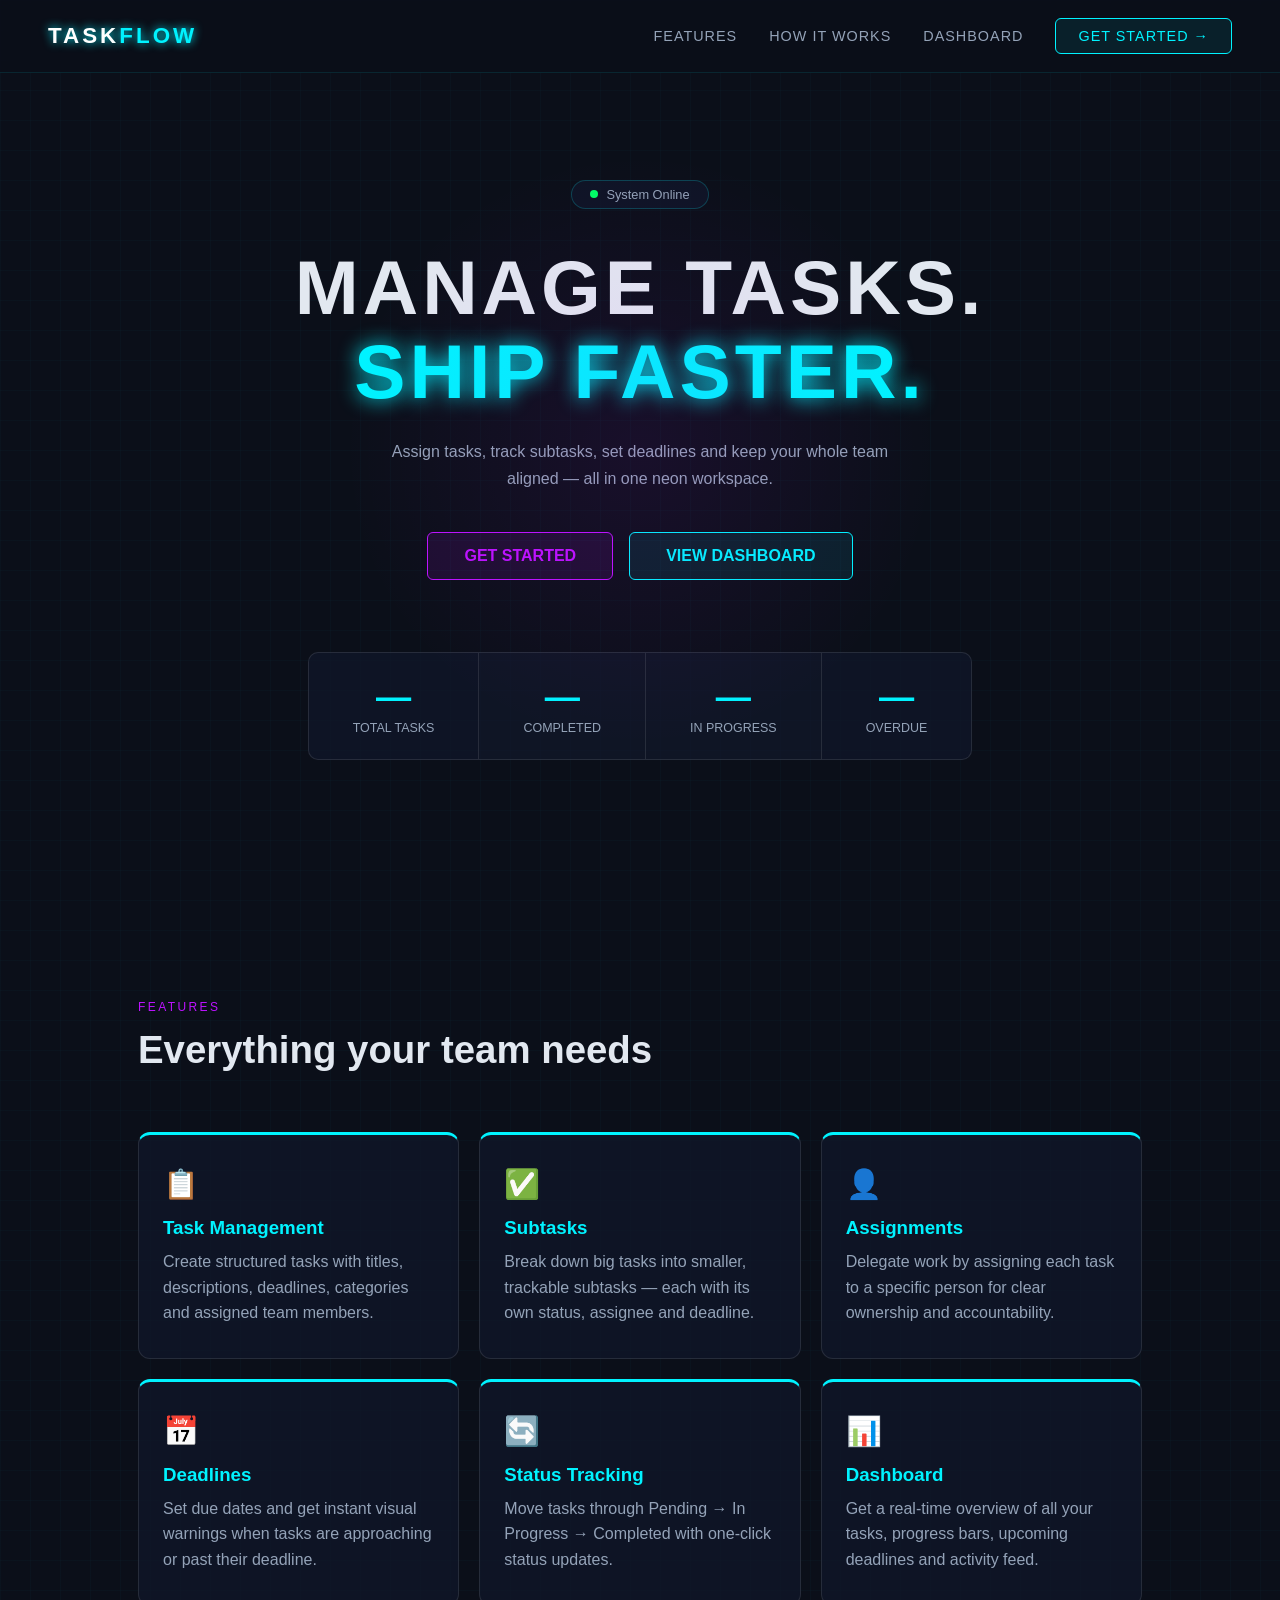
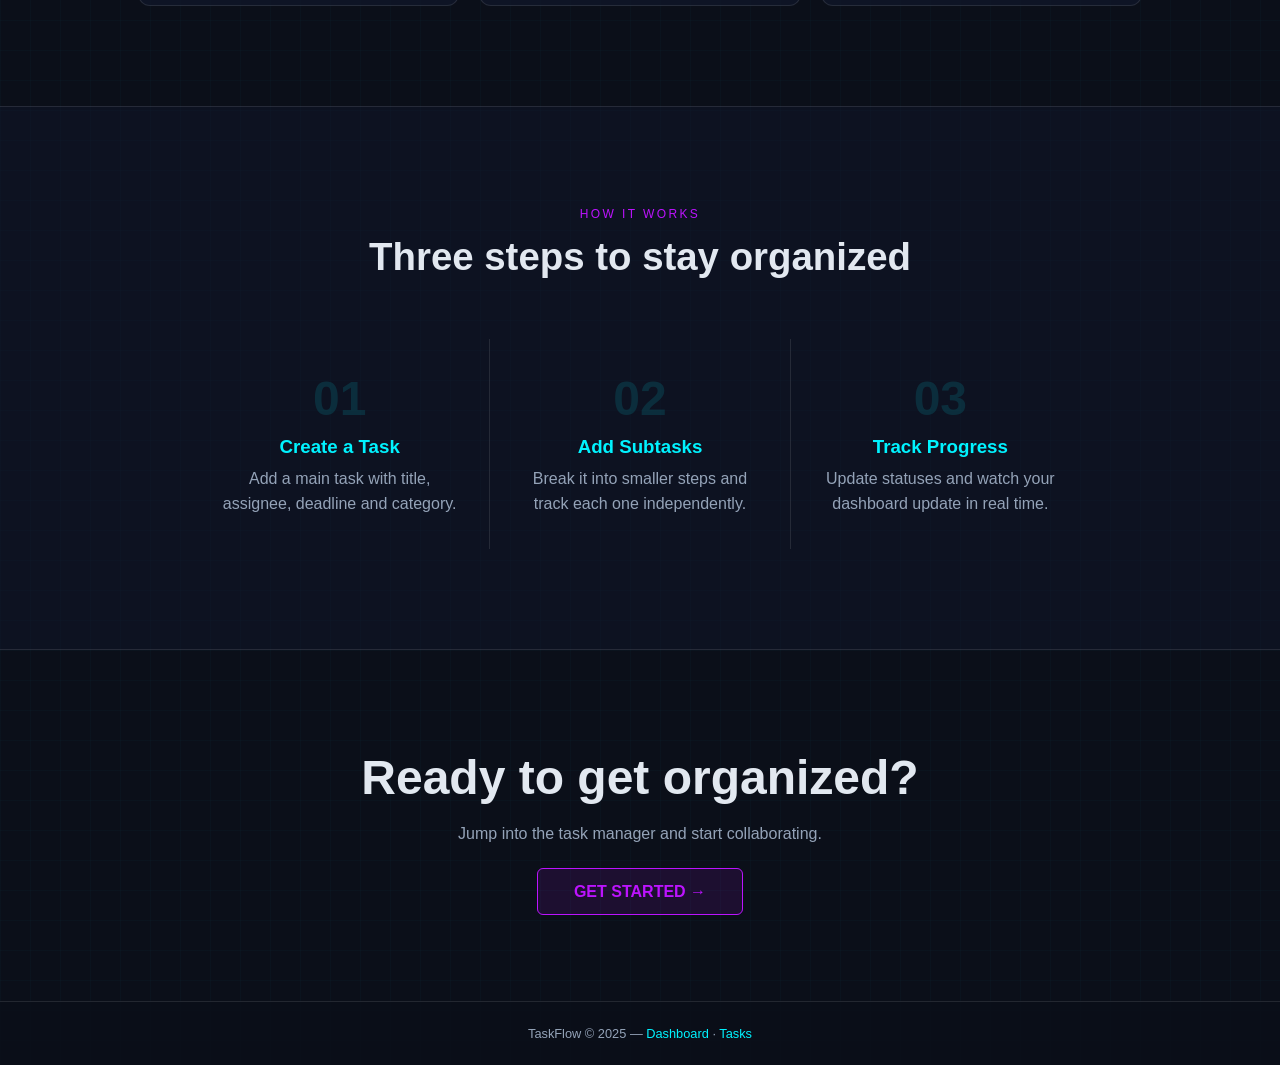
<file: SIA TASK MANAGER API/index.html>
<!DOCTYPE html>
<html lang="en">
<head>
  <meta charset="UTF-8"/>
  <meta name="viewport" content="width=device-width, initial-scale=1.0"/>
  <title>TaskFlow — Home</title>
  <link rel="stylesheet" href="css/style.css"/>
</head>
<body>

<nav>
  <a href="index.html" class="logo">Task<span>Flow</span></a>

  <div class="nav-links">
    <a href="#features">Features</a>
    <a href="#how">How It Works</a>
    <a href="dashboard.html">Dashboard</a>
    <a href="tasks.html" class="nav-btn">Get Started →</a>
  </div>
</nav>

<section class="hero">
  <div class="hero-badge">
    <span class="live-dot"></span>
    <span id="live-status">Connecting...</span>
  </div>

  <h1>
    Manage Tasks.<br/>
    <span>Ship Faster.</span>
  </h1>

  <p class="hero-sub">
    Assign tasks, track subtasks, set deadlines and keep your whole team aligned — all in one neon workspace.
  </p>

  <div class="hero-cta">
    <a href="index2.html" class="btn-primary">Get Started</a>
    <a href="dashboard.html" class="btn-secondary">View Dashboard</a>
  </div>

  <div class="stats-strip">
    <div class="stat-item">
      <div class="stat-num" id="s-total">—</div>
      <div class="stat-label">Total Tasks</div>
    </div>

    <div class="stat-item">
      <div class="stat-num" id="s-done">—</div>
      <div class="stat-label">Completed</div>
    </div>

    <div class="stat-item">
      <div class="stat-num" id="s-prog">—</div>
      <div class="stat-label">In Progress</div>
    </div>

    <div class="stat-item">
      <div class="stat-num" id="s-over">—</div>
      <div class="stat-label">Overdue</div>
    </div>
  </div>
</section>

<section class="section" id="features">
  <div class="section-label">Features</div>
  <div class="section-title">Everything your team needs</div>

  <div class="features-grid">

    <div class="feature-card">
      <div class="feature-icon">📋</div>
      <h3>Task Management</h3>
      <p>Create structured tasks with titles, descriptions, deadlines, categories and assigned team members.</p>
    </div>

    <div class="feature-card">
      <div class="feature-icon">✅</div>
      <h3>Subtasks</h3>
      <p>Break down big tasks into smaller, trackable subtasks — each with its own status, assignee and deadline.</p>
    </div>

    <div class="feature-card">
      <div class="feature-icon">👤</div>
      <h3>Assignments</h3>
      <p>Delegate work by assigning each task to a specific person for clear ownership and accountability.</p>
    </div>

    <div class="feature-card">
      <div class="feature-icon">📅</div>
      <h3>Deadlines</h3>
      <p>Set due dates and get instant visual warnings when tasks are approaching or past their deadline.</p>
    </div>

    <div class="feature-card">
      <div class="feature-icon">🔄</div>
      <h3>Status Tracking</h3>
      <p>Move tasks through Pending → In Progress → Completed with one-click status updates.</p>
    </div>

    <div class="feature-card">
      <div class="feature-icon">📊</div>
      <h3>Dashboard</h3>
      <p>Get a real-time overview of all your tasks, progress bars, upcoming deadlines and activity feed.</p>
    </div>

  </div>
</section>

<section class="how" id="how">
  <div class="section-label">How It Works</div>

  <div class="section-title" style="margin:0 auto 60px">
    Three steps to stay organized
  </div>

  <div class="steps">

    <div class="step">
      <div class="step-num">01</div>
      <h3>Create a Task</h3>
      <p>Add a main task with title, assignee, deadline and category.</p>
    </div>

    <div class="step">
      <div class="step-num">02</div>
      <h3>Add Subtasks</h3>
      <p>Break it into smaller steps and track each one independently.</p>
    </div>

    <div class="step">
      <div class="step-num">03</div>
      <h3>Track Progress</h3>
      <p>Update statuses and watch your dashboard update in real time.</p>
    </div>

  </div>
</section>

<section class="cta">
  <h2>Ready to get organized?</h2>

  <p>Jump into the task manager and start collaborating.</p>

  <a href="tasks.html" class="btn-primary">
    Get Started →
  </a>
</section>

<footer>
  <p>
    TaskFlow &copy; 2025 —
    <a href="dashboard.html">Dashboard</a> ·
    <a href="index2.html">Tasks</a>
  </p>
</footer>

<script src="js/script.js"></script>

</body>
</html>
</file>
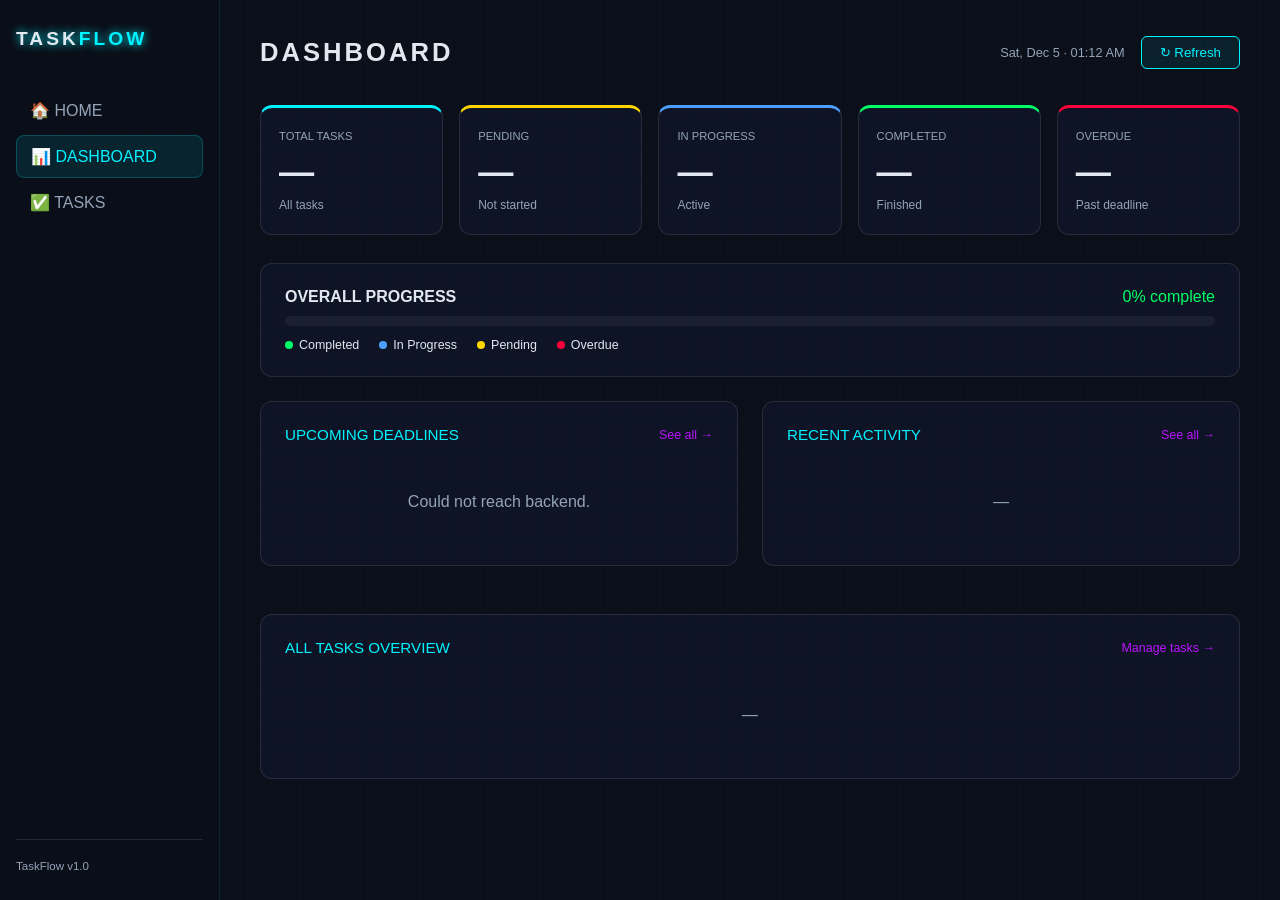
<file: SIA TASK MANAGER API/dashboard.html>
<!DOCTYPE html>
<html lang="en">
<head>
  <meta charset="UTF-8"/>
  <meta name="viewport" content="width=device-width, initial-scale=1.0"/>
  <title>Dashboard — TaskFlow</title>

  <link rel="stylesheet" href="css/dashboard.css"/>
</head>
<body>

<aside class="sidebar">

  <div class="sidebar-logo">
    Task<span>Flow</span>
  </div>

  <nav class="sidebar-nav">
    <a href="index.html" class="nav-item">🏠 Home</a>
    <a href="dashboard.html" class="nav-item active">📊 Dashboard</a>
    <a href="tasks.html" class="nav-item">✅ Tasks</a>
  </nav>

  <div class="sidebar-bottom">
    <p>TaskFlow v1.0</p>
  </div>

</aside>

<main class="main">

  <div class="topbar">

    <h1>Dashboard</h1>

    <div class="topbar-right">
      <span class="now-time" id="now-time"></span>
      <button class="refresh-btn" onclick="loadAll()">
        ↻ Refresh
      </button>
    </div>

  </div>

  <div class="stat-cards">

    <div class="stat-card total">
      <div class="label">Total Tasks</div>
      <div class="num" id="c-total">—</div>
      <div class="sub">All tasks</div>
    </div>

    <div class="stat-card pending">
      <div class="label">Pending</div>
      <div class="num" id="c-pending">—</div>
      <div class="sub">Not started</div>
    </div>

    <div class="stat-card inprogress">
      <div class="label">In Progress</div>
      <div class="num" id="c-progress">—</div>
      <div class="sub">Active</div>
    </div>

    <div class="stat-card done">
      <div class="label">Completed</div>
      <div class="num" id="c-done">—</div>
      <div class="sub">Finished</div>
    </div>

    <div class="stat-card overdue">
      <div class="label">Overdue</div>
      <div class="num" id="c-overdue">—</div>
      <div class="sub">Past deadline</div>
    </div>

  </div>

  <div class="panel">

    <div class="bar-label">
      <span class="overall-text">Overall Progress</span>
      <span id="pct-text" class="pct-text">0% complete</span>
    </div>

    <div class="progress-track">
      <div class="bar-seg done" id="bar-done"></div>
      <div class="bar-seg prog" id="bar-prog"></div>
      <div class="bar-seg pend" id="bar-pend"></div>
      <div class="bar-seg over" id="bar-over"></div>
    </div>

    <div class="bar-legend">

      <div class="legend-item">
        <div class="legend-dot green"></div>
        Completed
      </div>

      <div class="legend-item">
        <div class="legend-dot blue"></div>
        In Progress
      </div>

      <div class="legend-item">
        <div class="legend-dot yellow"></div>
        Pending
      </div>

      <div class="legend-item">
        <div class="legend-dot red"></div>
        Overdue
      </div>

    </div>

  </div>

  <div class="two-col">

    <div class="panel">

      <div class="panel-header">
        <div class="panel-title">Upcoming Deadlines</div>
        <a href="tasks.html" class="see-all">See all →</a>
      </div>

      <div id="deadlines-list">
        <div class="loading">Loading...</div>
      </div>

    </div>

    <div class="panel">

      <div class="panel-header">
        <div class="panel-title">Recent Activity</div>
        <a href="index2.html" class="see-all">See all →</a>
      </div>

      <div id="activity-list">
        <div class="loading">Loading...</div>
      </div>

    </div>

  </div>

  <div class="panel">

    <div class="panel-header">
      <div class="panel-title">All Tasks Overview</div>
      <a href="index2.html" class="see-all">Manage tasks →</a>
    </div>

    <div id="tasks-table">
      <div class="loading">Loading...</div>
    </div>

  </div>

</main>

<script src="js/dashboard.js"></script>

</body>
</html>
</file>
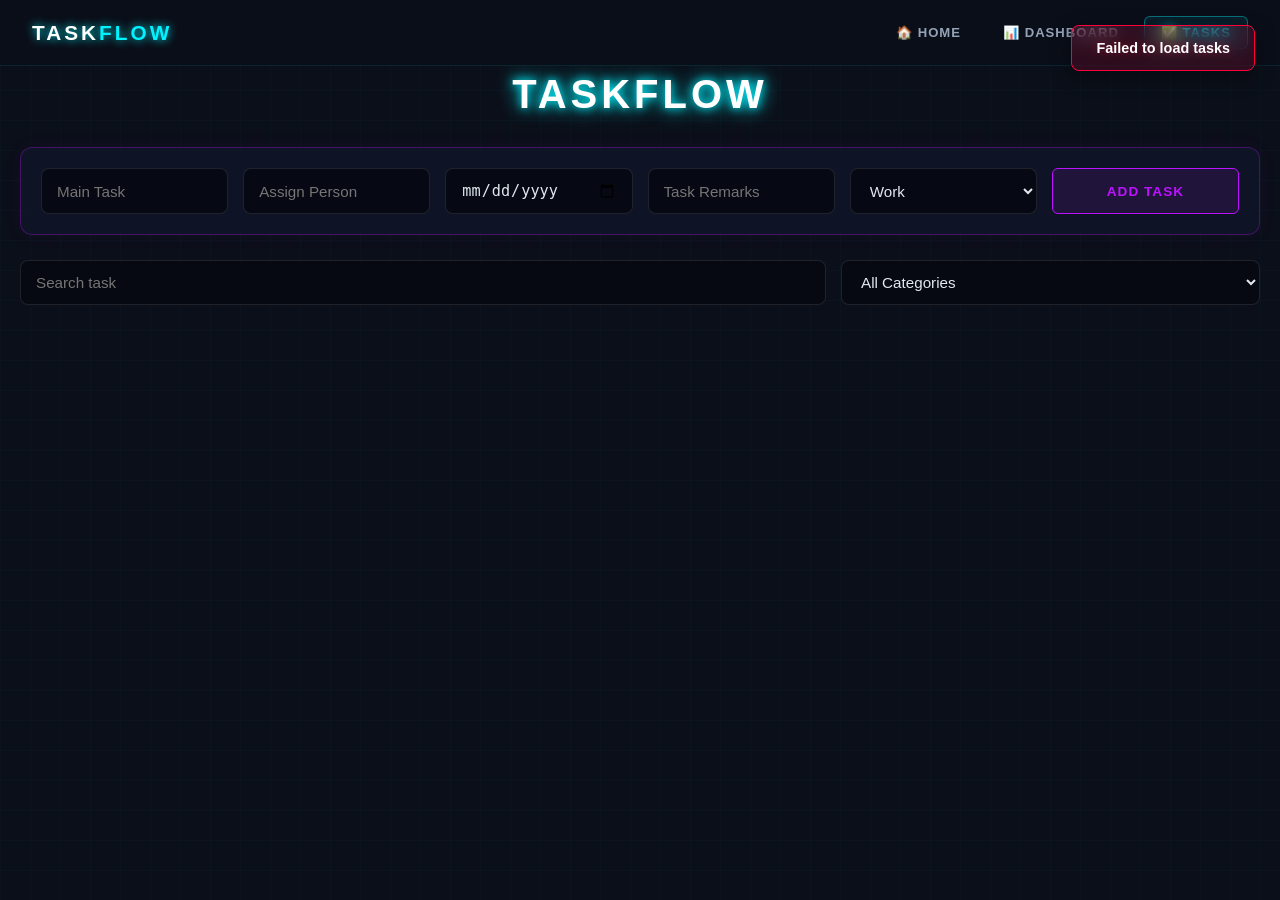
<file: SIA TASK MANAGER API/tasks.html>
<!DOCTYPE html>
<html lang="en">
<head>
  <meta charset="UTF-8">
  <meta name="viewport" content="width=device-width, initial-scale=1.0">
  <title>Tasks — TaskFlow</title>
  <link rel="stylesheet" href="css/tasks.css">
  <style>
    /* ── NAV ── */
    nav {
      position: fixed;
      top: 0; left: 0; right: 0;
      z-index: 100;
      display: flex;
      align-items: center;
      justify-content: space-between;
      padding: 16px 32px;
      background: rgba(11, 15, 25, 0.92);
      backdrop-filter: blur(12px);
      border-bottom: 1px solid rgba(0, 243, 255, 0.1);
    }

    .nav-logo {
      font-size: 1.3rem;
      font-weight: 800;
      letter-spacing: 3px;
      text-transform: uppercase;
      color: #fff;
      text-shadow: 0 0 10px #00f3ff;
      text-decoration: none;
    }

    .nav-logo span { color: #00f3ff; }

    .nav-links {
      display: flex;
      align-items: center;
      gap: 8px;
    }

    .nav-links a {
      color: #94a3b8;
      text-decoration: none;
      font-size: 0.82rem;
      font-weight: 600;
      text-transform: uppercase;
      letter-spacing: 1px;
      padding: 8px 16px;
      border-radius: 6px;
      border: 1px solid transparent;
      transition: all 0.2s ease;
    }

    .nav-links a:hover {
      color: #00f3ff;
      border-color: rgba(0, 243, 255, 0.3);
      background: rgba(0, 243, 255, 0.06);
    }

    .nav-links a.active {
      color: #00f3ff;
      border-color: rgba(0, 243, 255, 0.4);
      background: rgba(0, 243, 255, 0.08);
      text-shadow: 0 0 8px rgba(0, 243, 255, 0.4);
    }

    /* Push content below fixed nav */
    body { padding-top: 72px; }

    /* Mobile nav */
    .nav-toggle {
      display: none;
      background: none;
      border: 1px solid rgba(0, 243, 255, 0.3);
      color: #00f3ff;
      padding: 6px 12px;
      border-radius: 6px;
      cursor: pointer;
      font-size: 1rem;
    }

    @media (max-width: 640px) {
      .nav-toggle { display: block; }
      .nav-links {
        display: none;
        position: absolute;
        top: 60px; left: 0; right: 0;
        flex-direction: column;
        background: rgba(11, 15, 25, 0.98);
        border-bottom: 1px solid rgba(0, 243, 255, 0.1);
        padding: 12px 16px;
        gap: 4px;
      }
      .nav-links.open { display: flex; }
      .nav-links a { width: 100%; }
    }
  </style>
</head>
<body>

<!-- ── NAVIGATION ── -->
<nav>
  <a href="index.html" class="nav-logo">Task<span>Flow</span></a>

  <button class="nav-toggle" onclick="
    document.querySelector('.nav-links').classList.toggle('open')
  ">☰</button>

  <div class="nav-links">
    <a href="index.html">🏠 Home</a>
    <a href="dashboard.html">📊 Dashboard</a>
    <a href="index2.html" class="active">✅ Tasks</a>
  </div>
</nav>

<!-- ── MAIN CONTENT ── -->
<div class="container">
  <h1>TaskFlow</h1>

  <form id="taskForm">
    <input type="text" id="taskInput" placeholder="Main Task" required>
    <input type="text" id="assignedTo" placeholder="Assign Person">
    <input type="date" id="deadline">
    <input type="text" id="remarks" placeholder="Task Remarks">
    <select id="category">
      <option value="Work">Work</option>
      <option value="Personal">Personal</option>
      <option value="School">School</option>
    </select>
    <button type="submit">Add Task</button>
  </form>

  <div class="controls-group">
    <input type="text" id="searchInput" placeholder="Search task">
    <select id="filterCategory">
      <option value="all">All Categories</option>
      <option value="Work">Work</option>
      <option value="Personal">Personal</option>
      <option value="School">School</option>
    </select>
  </div>

  <p id="counter"></p>
  <p id="loading">Loading</p>
  <div id="notifications"></div>

  <!-- TASK LIST -->
  <ul id="taskList"></ul>
</div>

<!-- EDIT TASK MODAL -->
<div id="editModal" class="modal">
  <div class="modal-content">
    <h2>Edit Task</h2>
    <input type="text" id="editTitle" placeholder="Task Title">
    <input type="text" id="editAssignedTo" placeholder="Assign Person">
    <input type="date" id="editDeadline">
    <input type="text" id="editRemarks" placeholder="Remarks">
    <select id="editCategory">
      <option value="Work">Work</option>
      <option value="Personal">Personal</option>
      <option value="School">School</option>
    </select>
    <select id="editStatus">
      <option value="Pending">Pending</option>
      <option value="In Progress">In Progress</option>
      <option value="Completed">Completed</option>
    </select>
    <div class="modalButtons">
      <button id="saveEditBtn">Save</button>
      <button id="cancelEditBtn" class="deleteBtn">Cancel</button>
    </div>
  </div>
</div>

<!-- ADD SUBTASK MODAL -->
<div id="addSubtaskModal" class="modal">
  <div class="modal-content">
    <h2>Add Subtask</h2>
    <input type="text" id="subtaskTitle" placeholder="Subtask Title">
    <input type="text" id="subtaskAssignedTo" placeholder="Assign Person">
    <input type="date" id="subtaskDeadline">
    <input type="text" id="subtaskRemarks" placeholder="Remarks">
    <div class="modalButtons">
      <button id="saveSubtaskBtn">Save</button>
      <button id="cancelSubtaskBtn" class="deleteBtn">Cancel</button>
    </div>
  </div>
</div>

<!-- EDIT SUBTASK MODAL -->
<div id="editSubtaskModal" class="modal">
  <div class="modal-content">
    <h2>Edit Subtask</h2>
    <input type="text" id="editSubtaskTitle" placeholder="Subtask Title">
    <input type="text" id="editSubtaskAssignedTo" placeholder="Assign Person">
    <input type="date" id="editSubtaskDeadline">
    <input type="text" id="editSubtaskRemarks" placeholder="Remarks">
    <select id="editSubtaskStatus">
      <option value="Pending">Pending</option>
      <option value="In Progress">In Progress</option>
      <option value="Completed">Completed</option>
    </select>
    <div class="modalButtons">
      <button id="saveSubtaskEditBtn">Save</button>
      <button id="cancelSubtaskEditBtn" class="deleteBtn">Cancel</button>
    </div>
  </div>
</div>

<script src="js/tasks.js"></script>
</body>
</html>
</file>
<file: SIA TASK MANAGER API/css/style.css>
:root{
  --bg-dark:#0b0f19;
  --neon-cyan:#00f3ff;
  --neon-purple:#bc13fe;
  --neon-green:#00ff66;
  --neon-red:#ff003c;
  --text-main:#e2e8f0;
  --text-muted:#94a3b8;
  --glass-border:rgba(255,255,255,0.1);
  --bg-panel:rgba(16,23,42,0.75);
}

*{
  margin:0;
  padding:0;
  box-sizing:border-box;
}

body{
  background:var(--bg-dark);
  background-image:
  linear-gradient(rgba(0,243,255,.02) 1px,transparent 1px),
  linear-gradient(90deg,rgba(0,243,255,.02) 1px,transparent 1px);
  background-size:30px 30px;
  color:var(--text-main);
  font-family:'Segoe UI',sans-serif;
  min-height:100vh;
  overflow-x:hidden;
}

/* NAV */

nav{
  position:fixed;
  top:0;
  left:0;
  right:0;
  z-index:100;
  display:flex;
  align-items:center;
  justify-content:space-between;
  padding:18px 48px;
  background:rgba(11,15,25,.85);
  backdrop-filter:blur(12px);
  border-bottom:1px solid rgba(0,243,255,.1);
}

.logo{
  color:#fff;
  font-size:1.4rem;
  font-weight:800;
  letter-spacing:3px;
  text-transform:uppercase;
  text-decoration:none;
  text-shadow:0 0 10px var(--neon-cyan);
}

.logo span{
  color:var(--neon-cyan);
}

.nav-links{
  display:flex;
  align-items:center;
  gap:32px;
}

.nav-links a{
  color:var(--text-muted);
  text-decoration:none;
  font-size:.9rem;
  text-transform:uppercase;
  letter-spacing:1px;
  transition:.2s;
}

.nav-links a:hover{
  color:var(--neon-cyan);
}

.nav-btn{
  background:rgba(0,243,255,.08);
  border:1px solid var(--neon-cyan);
  color:var(--neon-cyan)!important;
  padding:9px 22px;
  border-radius:6px;
}

.nav-btn:hover{
  background:var(--neon-cyan);
  color:#050810!important;
  box-shadow:0 0 15px rgba(0,243,255,.4);
}

/* HERO */

.hero{
  min-height:100vh;
  display:flex;
  flex-direction:column;
  align-items:center;
  justify-content:center;
  text-align:center;
  padding:120px 48px 80px;
  position:relative;
}

.hero::before{
  content:'';
  position:absolute;
  width:600px;
  height:600px;
  border-radius:50%;
  background:radial-gradient(circle,rgba(188,19,254,.08) 0%,transparent 70%);
  top:50%;
  left:50%;
  transform:translate(-50%,-50%);
}

.hero-badge{
  display:flex;
  align-items:center;
  gap:8px;
  background:var(--bg-panel);
  border:1px solid rgba(0,243,255,.2);
  padding:6px 18px;
  border-radius:50px;
  font-size:.8rem;
  color:var(--text-muted);
  margin-bottom:36px;
}

.live-dot{
  width:8px;
  height:8px;
  border-radius:50%;
  background:var(--neon-green);
  animation:pulse 1.6s infinite;
}

@keyframes pulse{
  0%,100%{opacity:1}
  50%{opacity:.3}
}

h1{
  font-size:clamp(2.8rem,6vw,5rem);
  font-weight:800;
  text-transform:uppercase;
  line-height:1.1;
  letter-spacing:4px;
  max-width:800px;
}

h1 span{
  color:var(--neon-cyan);
  text-shadow:0 0 20px var(--neon-cyan);
}

.hero-sub{
  margin-top:24px;
  max-width:520px;
  line-height:1.7;
  color:var(--text-muted);
}

.hero-cta{
  display:flex;
  gap:16px;
  margin-top:40px;
  flex-wrap:wrap;
  justify-content:center;
}

.btn-primary,
.btn-secondary{
  padding:14px 36px;
  border-radius:6px;
  text-decoration:none;
  text-transform:uppercase;
  font-weight:600;
  transition:.25s;
}

.btn-primary{
  background:rgba(188,19,254,.1);
  border:1px solid var(--neon-purple);
  color:var(--neon-purple);
}

.btn-primary:hover{
  background:var(--neon-purple);
  color:#fff;
  box-shadow:0 0 20px rgba(188,19,254,.5);
}

.btn-secondary{
  background:rgba(0,243,255,.08);
  border:1px solid var(--neon-cyan);
  color:var(--neon-cyan);
}

.btn-secondary:hover{
  background:var(--neon-cyan);
  color:#050810;
}

/* STATS */

.stats-strip{
  display:flex;
  justify-content:center;
  flex-wrap:wrap;
  margin-top:72px;
}

.stat-item{
  padding:24px 44px;
  text-align:center;
  border:1px solid var(--glass-border);
  background:var(--bg-panel);
}

.stat-item:first-child{
  border-radius:10px 0 0 10px;
}

.stat-item:last-child{
  border-radius:0 10px 10px 0;
}

.stat-item:not(:first-child){
  border-left:none;
}

.stat-num{
  font-size:2.2rem;
  font-weight:800;
  color:var(--neon-cyan);
}

.stat-label{
  margin-top:4px;
  font-size:.78rem;
  text-transform:uppercase;
  color:var(--text-muted);
}

/* SECTION */

.section{
  padding:100px 48px;
  max-width:1100px;
  margin:auto;
}

.section-label{
  font-size:.75rem;
  letter-spacing:.2em;
  color:var(--neon-purple);
  text-transform:uppercase;
  margin-bottom:14px;
}

.section-title{
  font-size:clamp(1.8rem,3vw,2.6rem);
  font-weight:800;
  margin-bottom:60px;
}

.features-grid{
  display:grid;
  grid-template-columns:repeat(3,1fr);
  gap:20px;
}

.feature-card{
  background:var(--bg-panel);
  border:1px solid var(--glass-border);
  border-top:3px solid var(--neon-cyan);
  border-radius:12px;
  padding:32px 24px;
  transition:.25s;
}

.feature-card:hover{
  transform:translateY(-6px);
}

.feature-icon{
  font-size:1.8rem;
  margin-bottom:16px;
}

.feature-card h3{
  color:var(--neon-cyan);
  margin-bottom:10px;
}

.feature-card p{
  color:var(--text-muted);
  line-height:1.6;
}

/* HOW */

.how{
  background:rgba(16,23,42,.5);
  border-top:1px solid var(--glass-border);
  border-bottom:1px solid var(--glass-border);
  padding:100px 48px;
  text-align:center;
}

.steps{
  display:flex;
  max-width:900px;
  margin:auto;
}

.step{
  flex:1;
  padding:32px 24px;
  border-right:1px solid var(--glass-border);
}

.step:last-child{
  border:none;
}

.step-num{
  font-size:3rem;
  font-weight:800;
  color:rgba(0,243,255,.12);
}

.step h3{
  margin:10px 0 8px;
  color:var(--neon-cyan);
}

.step p{
  color:var(--text-muted);
  line-height:1.6;
}

/* CTA */

.cta{
  padding:100px 48px;
  text-align:center;
}

.cta h2{
  font-size:clamp(2rem,4vw,3rem);
  margin-bottom:20px;
}

.cta p{
  color:var(--text-muted);
  margin-bottom:40px;
}

/* FOOTER */

footer{
  background:rgba(11,15,25,.9);
  border-top:1px solid var(--glass-border);
  text-align:center;
  padding:24px 48px;
  font-size:.8rem;
  color:var(--text-muted);
}

footer a{
  color:var(--neon-cyan);
  text-decoration:none;
}

/* MOBILE */

@media(max-width:768px){

  nav{
    padding:16px 24px;
  }

  .nav-links{
    display:none;
  }

  .hero{
    padding:100px 24px 60px;
  }

  .stats-strip{
    flex-direction:column;
    align-items:center;
  }

  .stat-item{
    width:260px;
    border-radius:0!important;
    border-left:1px solid var(--glass-border)!important;
  }

  .stat-item:first-child{
    border-radius:10px 10px 0 0!important;
  }

  .stat-item:last-child{
    border-radius:0 0 10px 10px!important;
  }

  .features-grid{
    grid-template-columns:1fr;
  }

  .steps{
    flex-direction:column;
  }

  .step{
    border-right:none;
    border-bottom:1px solid var(--glass-border);
  }

  .section{
    padding:60px 24px;
  }

}
</file>
<file: SIA TASK MANAGER API/css/dashboard.css>
:root{
  --bg-dark:#0b0f19;
  --bg-panel:rgba(16,23,42,0.75);
  --neon-cyan:#00f3ff;
  --neon-purple:#bc13fe;
  --neon-green:#00ff66;
  --neon-red:#ff003c;
  --neon-yellow:#ffd700;
  --neon-blue:#0066ff;
  --text-main:#e2e8f0;
  --text-muted:#94a3b8;
  --glass-border:rgba(255,255,255,0.1);
  --sidebar-w:220px;
}

*{
  margin:0;
  padding:0;
  box-sizing:border-box;
}

body{
  background:var(--bg-dark);
  background-image:
  linear-gradient(rgba(0,243,255,.02) 1px,transparent 1px),
  linear-gradient(90deg,rgba(0,243,255,.02) 1px,transparent 1px);
  background-size:30px 30px;
  color:var(--text-main);
  font-family:'Segoe UI',sans-serif;
  display:flex;
  min-height:100vh;
}

/* SIDEBAR */

.sidebar{
  width:var(--sidebar-w);
  min-height:100vh;
  background:rgba(11,15,25,.95);
  border-right:1px solid rgba(0,243,255,.1);
  display:flex;
  flex-direction:column;
  padding:28px 16px;
  position:fixed;
  left:0;
  top:0;
  bottom:0;
}

.sidebar-logo{
  font-size:1.2rem;
  font-weight:800;
  letter-spacing:3px;
  text-transform:uppercase;
  margin-bottom:40px;
  text-shadow:0 0 10px var(--neon-cyan);
}

.sidebar-logo span{
  color:var(--neon-cyan);
}

.sidebar-nav{
  display:flex;
  flex-direction:column;
  gap:4px;
  flex:1;
}

.nav-item{
  display:flex;
  align-items:center;
  gap:10px;
  padding:11px 14px;
  border-radius:8px;
  text-decoration:none;
  text-transform:uppercase;
  color:var(--text-muted);
  transition:.2s;
}

.nav-item:hover{
  background:rgba(0,243,255,.06);
  color:var(--neon-cyan);
}

.nav-item.active{
  background:rgba(0,243,255,.1);
  color:var(--neon-cyan);
  border:1px solid rgba(0,243,255,.2);
}

.sidebar-bottom{
  padding-top:20px;
  border-top:1px solid var(--glass-border);
}

.sidebar-bottom p{
  font-size:.72rem;
  color:var(--text-muted);
}

/* MAIN */

.main{
  margin-left:var(--sidebar-w);
  flex:1;
  padding:36px 40px;
}

.topbar{
  display:flex;
  align-items:center;
  justify-content:space-between;
  margin-bottom:36px;
}

.topbar h1{
  font-size:1.6rem;
  font-weight:800;
  text-transform:uppercase;
  letter-spacing:3px;
}

.topbar-right{
  display:flex;
  align-items:center;
  gap:16px;
}

.now-time{
  font-size:.8rem;
  color:var(--text-muted);
}

.refresh-btn{
  background:rgba(0,243,255,.08);
  border:1px solid var(--neon-cyan);
  color:var(--neon-cyan);
  padding:8px 18px;
  border-radius:6px;
  cursor:pointer;
  transition:.2s;
}

.refresh-btn:hover{
  background:var(--neon-cyan);
  color:#050810;
}

/* STAT CARDS */

.stat-cards{
  display:grid;
  grid-template-columns:repeat(5,1fr);
  gap:16px;
  margin-bottom:28px;
}

.stat-card{
  background:var(--bg-panel);
  border:1px solid var(--glass-border);
  border-top:3px solid transparent;
  border-radius:12px;
  padding:22px 18px;
}

.stat-card.total{
  border-top-color:var(--neon-cyan);
}

.stat-card.pending{
  border-top-color:var(--neon-yellow);
}

.stat-card.inprogress{
  border-top-color:#4d9fff;
}

.stat-card.done{
  border-top-color:var(--neon-green);
}

.stat-card.overdue{
  border-top-color:var(--neon-red);
}

.label{
  font-size:.7rem;
  text-transform:uppercase;
  color:var(--text-muted);
  margin-bottom:10px;
}

.num{
  font-size:2.2rem;
  font-weight:800;
}

.sub{
  margin-top:6px;
  font-size:.75rem;
  color:var(--text-muted);
}

/* PANEL */

.panel{
  background:var(--bg-panel);
  border:1px solid var(--glass-border);
  border-radius:12px;
  padding:24px;
  margin-bottom:24px;
}

.panel-header{
  display:flex;
  justify-content:space-between;
  align-items:center;
  margin-bottom:20px;
}

.panel-title{
  color:var(--neon-cyan);
  text-transform:uppercase;
  font-size:.95rem;
}

.see-all{
  text-decoration:none;
  color:var(--neon-purple);
  font-size:.78rem;
}

/* PROGRESS */

.bar-label{
  display:flex;
  justify-content:space-between;
  margin-bottom:10px;
}

.overall-text{
  text-transform:uppercase;
  font-weight:700;
}

.pct-text{
  color:var(--neon-green);
}

.progress-track{
  height:10px;
  background:rgba(255,255,255,.05);
  border-radius:99px;
  overflow:hidden;
  display:flex;
}

.bar-seg{
  height:100%;
}

.bar-seg.done{
  background:var(--neon-green);
}

.bar-seg.prog{
  background:#4d9fff;
}

.bar-seg.pend{
  background:var(--neon-yellow);
}

.bar-seg.over{
  background:var(--neon-red);
}

.bar-legend{
  display:flex;
  gap:20px;
  margin-top:12px;
  flex-wrap:wrap;
}

.legend-item{
  display:flex;
  align-items:center;
  gap:6px;
  font-size:.78rem;
}

.legend-dot{
  width:8px;
  height:8px;
  border-radius:50%;
}

.green{
  background:var(--neon-green);
}

.blue{
  background:#4d9fff;
}

.yellow{
  background:var(--neon-yellow);
}

.red{
  background:var(--neon-red);
}

/* TWO COL */

.two-col{
  display:grid;
  grid-template-columns:1fr 1fr;
  gap:24px;
  margin-bottom:24px;
}

/* DEADLINES */

.deadline-item{
  display:flex;
  align-items:center;
  gap:12px;
  padding:11px 0;
  border-bottom:1px solid var(--glass-border);
}

.deadline-item:last-child{
  border:none;
}

.deadline-icon{
  width:34px;
  height:34px;
  border-radius:8px;
  display:flex;
  align-items:center;
  justify-content:center;
}

.deadline-info{
  flex:1;
}

.deadline-date{
  font-size:.78rem;
  font-weight:600;
}

/* ACTIVITY */

.activity-item{
  display:flex;
  gap:12px;
  padding:10px 0;
  border-bottom:1px solid var(--glass-border);
}

.activity-item:last-child{
  border:none;
}

.activity-dot{
  width:7px;
  height:7px;
  border-radius:50%;
  margin-top:6px;
  background:var(--neon-cyan);
}

.activity-text{
  font-size:.85rem;
}

.activity-time{
  font-size:.73rem;
  color:var(--text-muted);
  margin-top:2px;
}

/* TABLE */

table{
  width:100%;
  border-collapse:collapse;
}

th{
  padding:10px 14px;
  text-align:left;
  font-size:.72rem;
  text-transform:uppercase;
  color:var(--text-muted);
  border-bottom:1px solid var(--glass-border);
}

td{
  padding:12px 14px;
  font-size:.87rem;
  border-bottom:1px solid rgba(255,255,255,.04);
}

/* BADGES */

.badge{
  display:inline-flex;
  padding:3px 10px;
  border-radius:50px;
  font-size:.72rem;
  font-weight:700;
}

.badge.Pending{
  background:rgba(255,215,0,.1);
  color:var(--neon-yellow);
}

.badge.In-Progress{
  background:rgba(77,159,255,.1);
  color:#4d9fff;
}

.badge.Completed{
  background:rgba(0,255,102,.1);
  color:var(--neon-green);
}

.badge.Overdue{
  background:rgba(255,0,60,.1);
  color:var(--neon-red);
}

.loading,
.empty{
  text-align:center;
  padding:30px;
  color:var(--text-muted);
}

/* MOBILE */

@media(max-width:900px){

  .sidebar{
    display:none;
  }

  .main{
    margin-left:0;
    padding:24px 16px;
  }

  .stat-cards{
    grid-template-columns:repeat(2,1fr);
  }

  .two-col{
    grid-template-columns:1fr;
  }

}
</file>
<file: SIA TASK MANAGER API/css/tasks.css>
:root {
  --bg-dark: #0b0f19;
  --bg-panel: rgba(16, 23, 42, 0.75);
  --neon-cyan: #00f3ff;
  --neon-purple: #bc13fe;
  --neon-green: #00ff66;
  --neon-red: #ff003c;
  --text-main: #e2e8f0;
  --text-muted: #94a3b8;
  --glass-border: rgba(255, 255, 255, 0.1);
}

* {
  box-sizing: border-box;
  margin: 0;
  padding: 0;
}

body {
  background-color: var(--bg-dark);
  background-image: 
    linear-gradient(rgba(0, 243, 255, 0.02) 1px, transparent 1px),
    linear-gradient(90deg, rgba(0, 243, 255, 0.02) 1px, transparent 1px);
  background-size: 30px 30px;
  color: var(--text-main);
  font-family: 'Segoe UI', Roboto, sans-serif;
  min-height: 100vh;
  padding: 20px 0 60px 0;
}

.container {
  max-width: 1400px;
  margin: 0 auto;
  padding: 0 20px;
}

h1 {
  text-align: center;
  font-size: 2.5rem;
  text-transform: uppercase;
  letter-spacing: 4px;
  color: #fff;
  text-shadow: 0 0 10px var(--neon-cyan), 0 0 20px var(--neon-cyan);
  margin-bottom: 30px;
}

/* FORMS & FILTERS */
#taskForm {
  display: grid;
  grid-template-columns: repeat(auto-fit, minmax(180px, 1fr));
  gap: 15px;
  background: var(--bg-panel);
  backdrop-filter: blur(12px);
  padding: 20px;
  border-radius: 12px;
  border: 1px solid rgba(188, 19, 254, 0.3);
  box-shadow: 0 0 20px rgba(188, 19, 254, 0.05);
  margin-bottom: 25px;
}

.controls-group {
  display: flex;
  gap: 15px;
  margin-bottom: 25px;
}

.controls-group input { flex: 2; }
.controls-group select { flex: 1; }

input, select {
  background: rgba(5, 8, 16, 0.8);
  border: 1px solid var(--glass-border);
  color: var(--text-main);
  padding: 12px 15px;
  border-radius: 8px;
  font-size: 0.95rem;
  outline: none;
  transition: all 0.3s ease;
}

input:focus, select:focus {
  border-color: var(--neon-cyan);
  box-shadow: 0 0 10px rgba(0, 243, 255, 0.25);
}

/* ACTIONS */
button {
  background: rgba(0, 243, 255, 0.08);
  border: 1px solid var(--neon-cyan);
  color: var(--neon-cyan);
  padding: 10px 16px;
  border-radius: 6px;
  font-size: 0.85rem;
  font-weight: 600;
  text-transform: uppercase;
  letter-spacing: 1px;
  cursor: pointer;
  transition: all 0.25s ease;
}

button:hover {
  background: var(--neon-cyan);
  color: #050810;
  box-shadow: 0 0 15px rgba(0, 243, 255, 0.4);
}

#taskForm button {
  background: rgba(188, 19, 254, 0.1);
  border-color: var(--neon-purple);
  color: var(--neon-purple);
}

#taskForm button:hover {
  background: var(--neon-purple);
  color: #fff;
  box-shadow: 0 0 15px var(--neon-purple);
}

.deleteBtn {
  border-color: var(--neon-red);
  color: var(--neon-red);
  background: rgba(255, 0, 60, 0.05);
}
.deleteBtn:hover {
  background: var(--neon-red);
  color: #fff;
  box-shadow: 0 0 15px var(--neon-red);
}

.editBtn {
  border-color: #ffd700;
  color: #ffd700;
  background: rgba(255, 215, 0, 0.05);
}
.editBtn:hover {
  background: #ffd700;
  color: #000;
  box-shadow: 0 0 15px #ffd700;
}

/* SYSTEM STATS */
#counter {
  text-align: center;
  font-size: 1.05rem;
  color: var(--neon-cyan);
  margin-bottom: 25px;
}

#loading {
  text-align: center;
  font-size: 1.3rem;
  color: var(--neon-purple);
  animation: pulse 1.5s infinite;
}

@keyframes pulse {
  0%, 100% { opacity: 0.4; }
  50% { opacity: 1; text-shadow: 0 0 10px var(--neon-purple); }
}

/* BOARD LAYOUT */
#taskList {
  display: grid;
  grid-template-columns: repeat(auto-fill, minmax(320px, 1fr));
  gap: 25px;
  list-style: none;
}

.taskItem {
  background: var(--bg-panel);
  border: 1px solid var(--glass-border);
  border-top: 4px solid var(--neon-cyan);
  border-radius: 12px;
  padding: 22px;
  backdrop-filter: blur(12px);
  box-shadow: 0 10px 30px rgba(0, 0, 0, 0.4);
  transition: transform 0.3s ease, box-shadow 0.3s ease;
  display: flex;
  flex-direction: column;
  gap: 10px;
}

.taskItem:hover {
  transform: translateY(-5px);
  box-shadow: 0 15px 35px rgba(0, 243, 255, 0.1);
  border-color: rgba(0, 243, 255, 0.3);
}

.taskItem h2 {
  font-size: 1.35rem;
  color: #fff;
}

.taskItem p {
  font-size: 0.9rem;
  color: var(--text-muted);
}

.completedTask {
  text-decoration: line-through !important;
  opacity: 0.4;
  color: var(--text-muted) !important;
}

/* NESTED SUBTASKS */
.taskItem h3 {
  margin-top: 15px;
  font-size: 1.05rem;
  letter-spacing: 0.5px;
  border-bottom: 1px solid var(--glass-border);
  padding-bottom: 6px;
}

.subtaskList {
  list-style: none;
  display: flex;
  flex-direction: column;
  gap: 12px;
  margin-top: 5px;
}

.subtaskItem {
  background: rgba(0, 0, 0, 0.3);
  border-left: 3px solid var(--neon-purple);
  padding: 12px;
  border-radius: 6px;
}

.subtaskItem p { font-size: 0.85rem; margin-bottom: 4px;}

.btnGroup {
  display: flex;
  flex-wrap: wrap;
  gap: 8px;
  margin-top: 12px;
}

.btnGroup button {
  flex: 1;
  font-size: 0.75rem;
  padding: 6px 10px;
}

/* WINDOW MODALS */
.modal {
  display: none;
  position: fixed;
  top: 0; left: 0; width: 100%; height: 100%;
  background: rgba(7, 10, 19, 0.85);
  backdrop-filter: blur(8px);
  z-index: 2000;
  align-items: center;
  justify-content: center;
}

.modal-content {
  background: var(--bg-panel);
  border: 1px solid var(--neon-purple);
  border-radius: 14px;
  padding: 30px;
  width: 90%;
  max-width: 440px;
  box-shadow: 0 0 40px rgba(188, 19, 254, 0.15);
  display: flex;
  flex-direction: column;
  gap: 15px;
  animation: modalIn 0.25s cubic-bezier(0.175, 0.885, 0.32, 1.2);
}

.modal-content h2 {
  color: #fff;
  font-size: 1.5rem;
  text-align: center;
  text-shadow: 0 0 10px rgba(188, 19, 254, 0.5);
}

.modalButtons {
  display: flex;
  gap: 12px;
  margin-top: 10px;
}

.modalButtons button { flex: 1; padding: 12px; }

@keyframes modalIn {
  from { transform: scale(0.92); opacity: 0; }
  to { transform: scale(1); opacity: 1; }
}

/* NOTIFICATIONS CRADLE */
#notifications {
  position: fixed;
  top: 25px;
  right: 25px;
  z-index: 3000;
  display: flex;
  flex-direction: column;
  gap: 12px;
}

.notification {
  padding: 14px 24px;
  border-radius: 8px;
  color: #fff;
  font-size: 0.9rem;
  font-weight: 600;
  backdrop-filter: blur(10px);
  box-shadow: 0 5px 20px rgba(0,0,0,0.4);
  animation: slideIn 0.3s cubic-bezier(0.175, 0.885, 0.32, 1.1);
}

.notification.success {
  background: rgba(0, 255, 102, 0.15);
  border: 1px solid var(--neon-green);
  text-shadow: 0 0 8px rgba(0, 255, 102, 0.4);
}

.notification.error {
  background: rgba(255, 0, 60, 0.15);
  border: 1px solid var(--neon-red);
  text-shadow: 0 0 8px rgba(255, 0, 60, 0.4);
}

@keyframes slideIn {
  from { transform: translateX(120%); opacity: 0; }
  to { transform: translateX(0); opacity: 1; }
}

@media (max-width: 768px) {
  .controls-group { flex-direction: column; }
  #taskList { grid-template-columns: 1fr; }
}
</file>
